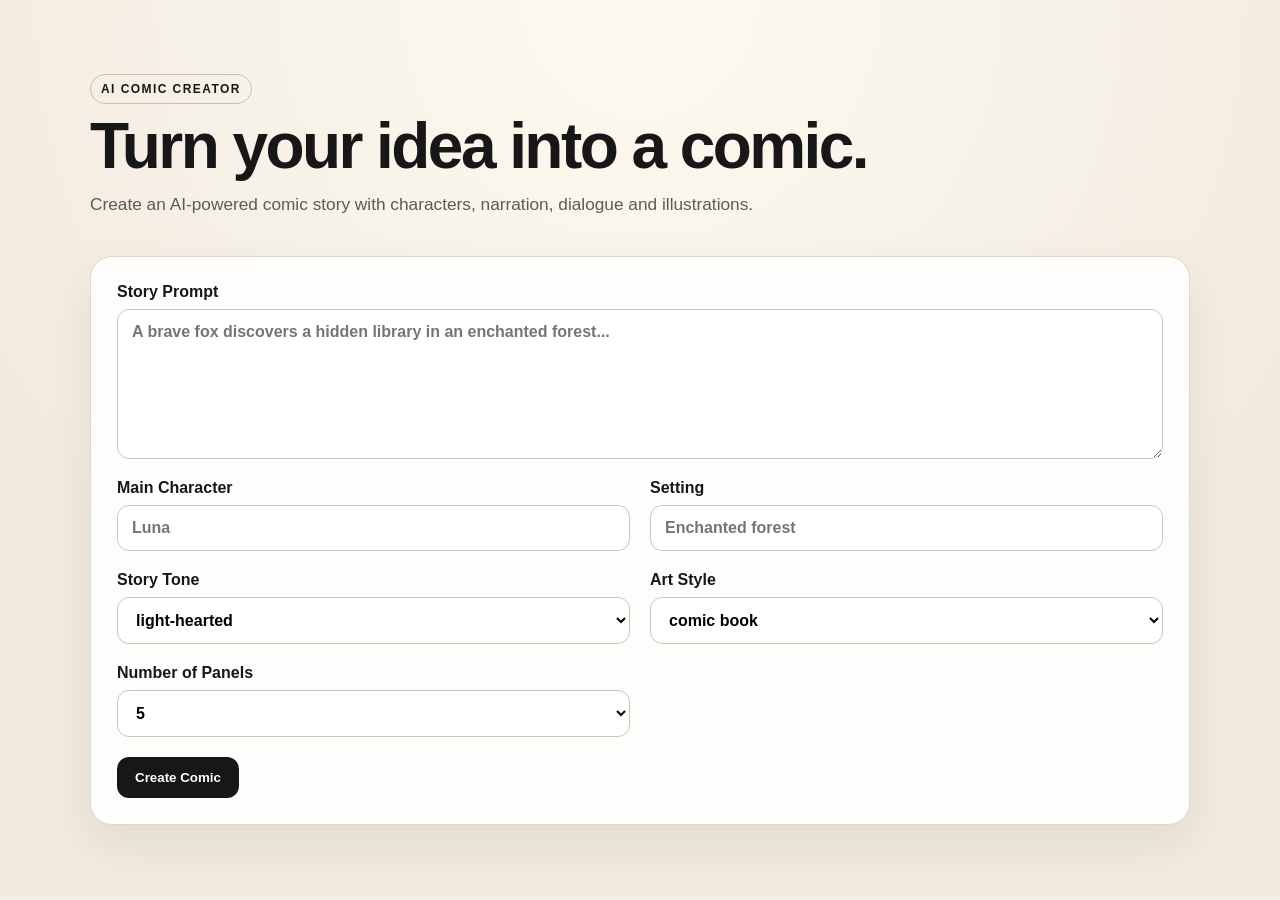
<file: templates/index.html>
<!DOCTYPE html>

<html lang="en">

<head>

    <meta charset="UTF-8">

    <meta
        name="viewport"
        content="width=device-width, initial-scale=1.0"
    >

    <title>
        {{ app_name }} - AI Comic Creator
    </title>

    <link
        rel="stylesheet"
        href="/static/css/style.css"
    >

</head>

<body>

<main class="container">

    <section class="hero">

        <span class="badge">
            AI COMIC CREATOR
        </span>

        <h1>
            Turn your idea into a comic.
        </h1>

        <p>
            Create an AI-powered comic story
            with characters, narration,
            dialogue and illustrations.
        </p>

    </section>


    <form
        class="card form-grid"
        action="/generate"
        method="post"
        onsubmit="showLoading()"
    >

        <label class="full">

            Story Prompt

            <textarea
                name="story_prompt"
                required
                minlength="10"
                maxlength="2000"
                placeholder="A brave fox discovers a hidden library in an enchanted forest..."
            ></textarea>

        </label>


        <label>

            Main Character

            <input
                type="text"
                name="character_name"
                required
                maxlength="80"
                placeholder="Luna"
            >

        </label>


        <label>

            Setting

            <input
                type="text"
                name="setting"
                required
                maxlength="200"
                placeholder="Enchanted forest"
            >

        </label>


        <label>

            Story Tone

            <select name="tone">

                <option>
                    light-hearted
                </option>

                <option>
                    dramatic
                </option>

                <option>
                    funny
                </option>

                <option>
                    poetic
                </option>

                <option>
                    adventurous
                </option>

            </select>

        </label>


        <label>

            Art Style

            <select name="art_style">

                <option>
                    comic book
                </option>

                <option>
                    anime
                </option>

                <option>
                    pixel art
                </option>

                <option>
                    realistic
                </option>

                <option>
                    watercolor
                </option>

            </select>

        </label>


        <label>

            Number of Panels

            <select name="panels">

                <option value="5">
                    5
                </option>

                <option value="6">
                    6
                </option>

                <option value="7">
                    7
                </option>

                <option value="8">
                    8
                </option>

            </select>

        </label>


        <div class="full actions">

            <button
                id="generateBtn"
                type="submit"
            >
                Create Comic
            </button>

            <span
                id="loading"
                class="loading"
                hidden
            >
                Generating your comic...
            </span>

        </div>

    </form>

</main>


<script src="/static/js/script.js"></script>

</body>

</html>
</file>
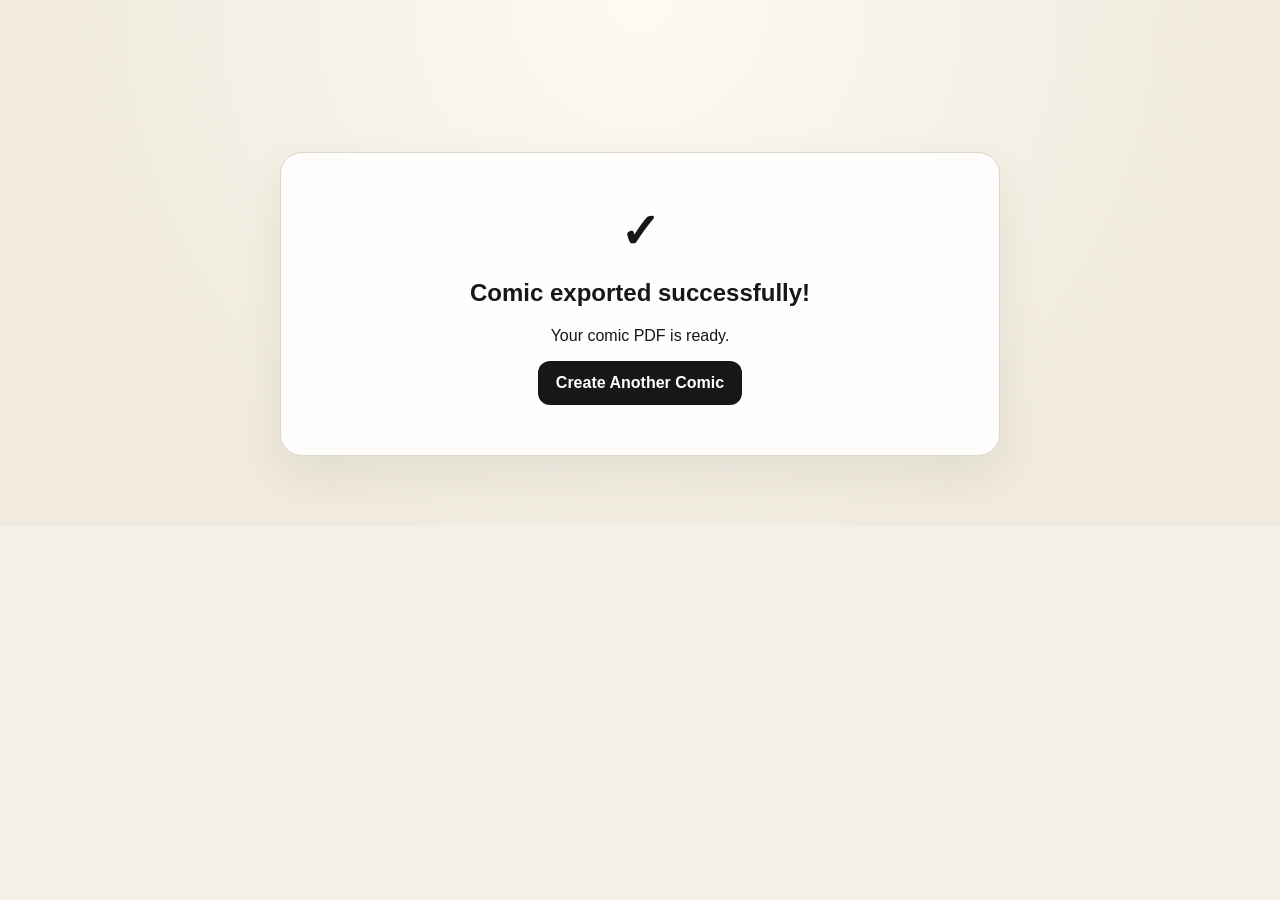
<file: templates/export_success.html>
<!DOCTYPE html>

<html lang="en">

<head>

    <meta charset="UTF-8">

    <meta
        name="viewport"
        content="width=device-width, initial-scale=1.0"
    >

    <title>
        {{ app_name }} - Export
    </title>

    <link
        rel="stylesheet"
        href="/static/css/style.css"
    >

</head>

<body>

<main class="container narrow">

    <section class="card success">

        <div class="success-icon">
            ✓
        </div>

        <h1>
            Comic exported successfully!
        </h1>

        <p>
            Your comic PDF is ready.
        </p>

        <a
            class="button"
            href="/"
        >
            Create Another Comic
        </a>

    </section>

</main>

</body>

</html>
</file>
<file: static/css/style.css>
:root {

    font-family:
        Inter,
        Arial,
        sans-serif;

    color: #171717;

    background: #f4f0e8;
}


* {
    box-sizing: border-box;
}


body {

    margin: 0;

    background:
        radial-gradient(
            circle at top,
            #fffaf0,
            #f0eadf 70%
        );
}


.container {

    width: min(
        1100px,
        92%
    );

    margin: 0 auto;

    padding:
        44px 0 70px;
}


.narrow {

    max-width: 720px;
}


.hero {

    padding:
        30px 0 24px;
}


.hero h1,
.topbar h1 {

    font-size:
        clamp(
            2.2rem,
            5vw,
            4.5rem
        );

    line-height: 0.95;

    margin:
        12px 0;

    letter-spacing:
        -0.04em;
}


.hero p {

    max-width: 720px;

    font-size:
        1.08rem;

    color:
        #5f5a52;
}


.badge {

    display:
        inline-block;

    padding:
        7px 10px;

    border:
        1px solid #c8c0b3;

    border-radius:
        999px;

    font-size:
        0.75rem;

    font-weight:
        800;

    letter-spacing:
        0.12em;
}


.card {

    background:
        rgba(
            255,
            255,
            255,
            0.9
        );

    border:
        1px solid #ded7ca;

    border-radius:
        22px;

    box-shadow:
        0 18px 45px
        rgba(
            56,
            45,
            25,
            0.08
        );
}


.form-grid {

    display:
        grid;

    grid-template-columns:
        1fr 1fr;

    gap:
        20px;

    padding:
        26px;
}


label {

    display:
        flex;

    flex-direction:
        column;

    gap:
        8px;

    font-weight:
        700;
}


.full {

    grid-column:
        1 / -1;
}


input,
textarea,
select {

    width:
        100%;

    padding:
        13px 14px;

    border:
        1px solid #cfc6b8;

    border-radius:
        12px;

    font:
        inherit;

    background:
        white;
}


textarea {

    min-height:
        150px;

    resize:
        vertical;
}


.actions {

    display:
        flex;

    align-items:
        center;

    gap:
        14px;
}


button,
.button {

    border:
        0;

    cursor:
        pointer;

    display:
        inline-block;

    padding:
        13px 18px;

    border-radius:
        12px;

    background:
        #171717;

    color:
        white;

    text-decoration:
        none;

    font-weight:
        800;
}


button:hover,
.button:hover {

    opacity:
        0.85;
}


.button.secondary {

    background:
        white;

    color:
        #171717;

    border:
        1px solid #cfc6b8;
}


.loading {

    color:
        #6a6257;
}


.topbar {

    display:
        flex;

    align-items:
        end;

    justify-content:
        space-between;

    gap:
        20px;

    margin-bottom:
        30px;
}


.comic {

    display:
        grid;

    gap:
        28px;
}


.panel {

    overflow:
        hidden;
}


.panel-head {

    padding:
        20px 22px 8px;
}


.panel h2 {

    margin:
        0;
}


.panel img {

    display:
        block;

    width:
        100%;

    max-height:
        600px;

    object-fit:
        cover;

    background:
        #eee;
}


.scene {

    padding:
        0 22px;

    color:
        #6a6257;

    font-style:
        italic;
}


.text-box {

    margin:
        18px 22px;

    padding:
        16px;

    border-left:
        5px solid #171717;

    background:
        #faf7f0;
}


.text-box p {

    margin:
        7px 0;

    line-height:
        1.6;
}


details {

    margin:
        0 22px 22px;

    color:
        #6a6257;
}


.download {

    margin-top:
        28px;

    padding:
        24px;
}


.success {

    margin-top:
        12vh;

    padding:
        50px;

    text-align:
        center;
}


.success-icon {

    font-size:
        3rem;

    font-weight:
        900;
}


.error {

    white-space:
        pre-wrap;

    background:
        #fff5f5;

    padding:
        15px;

    border-radius:
        10px;
}


@media (max-width: 700px) {

    .form-grid {

        grid-template-columns:
            1fr;
    }

    .full {

        grid-column:
            auto;
    }

    .topbar {

        align-items:
            start;

        flex-direction:
            column;
    }
}
</file>
